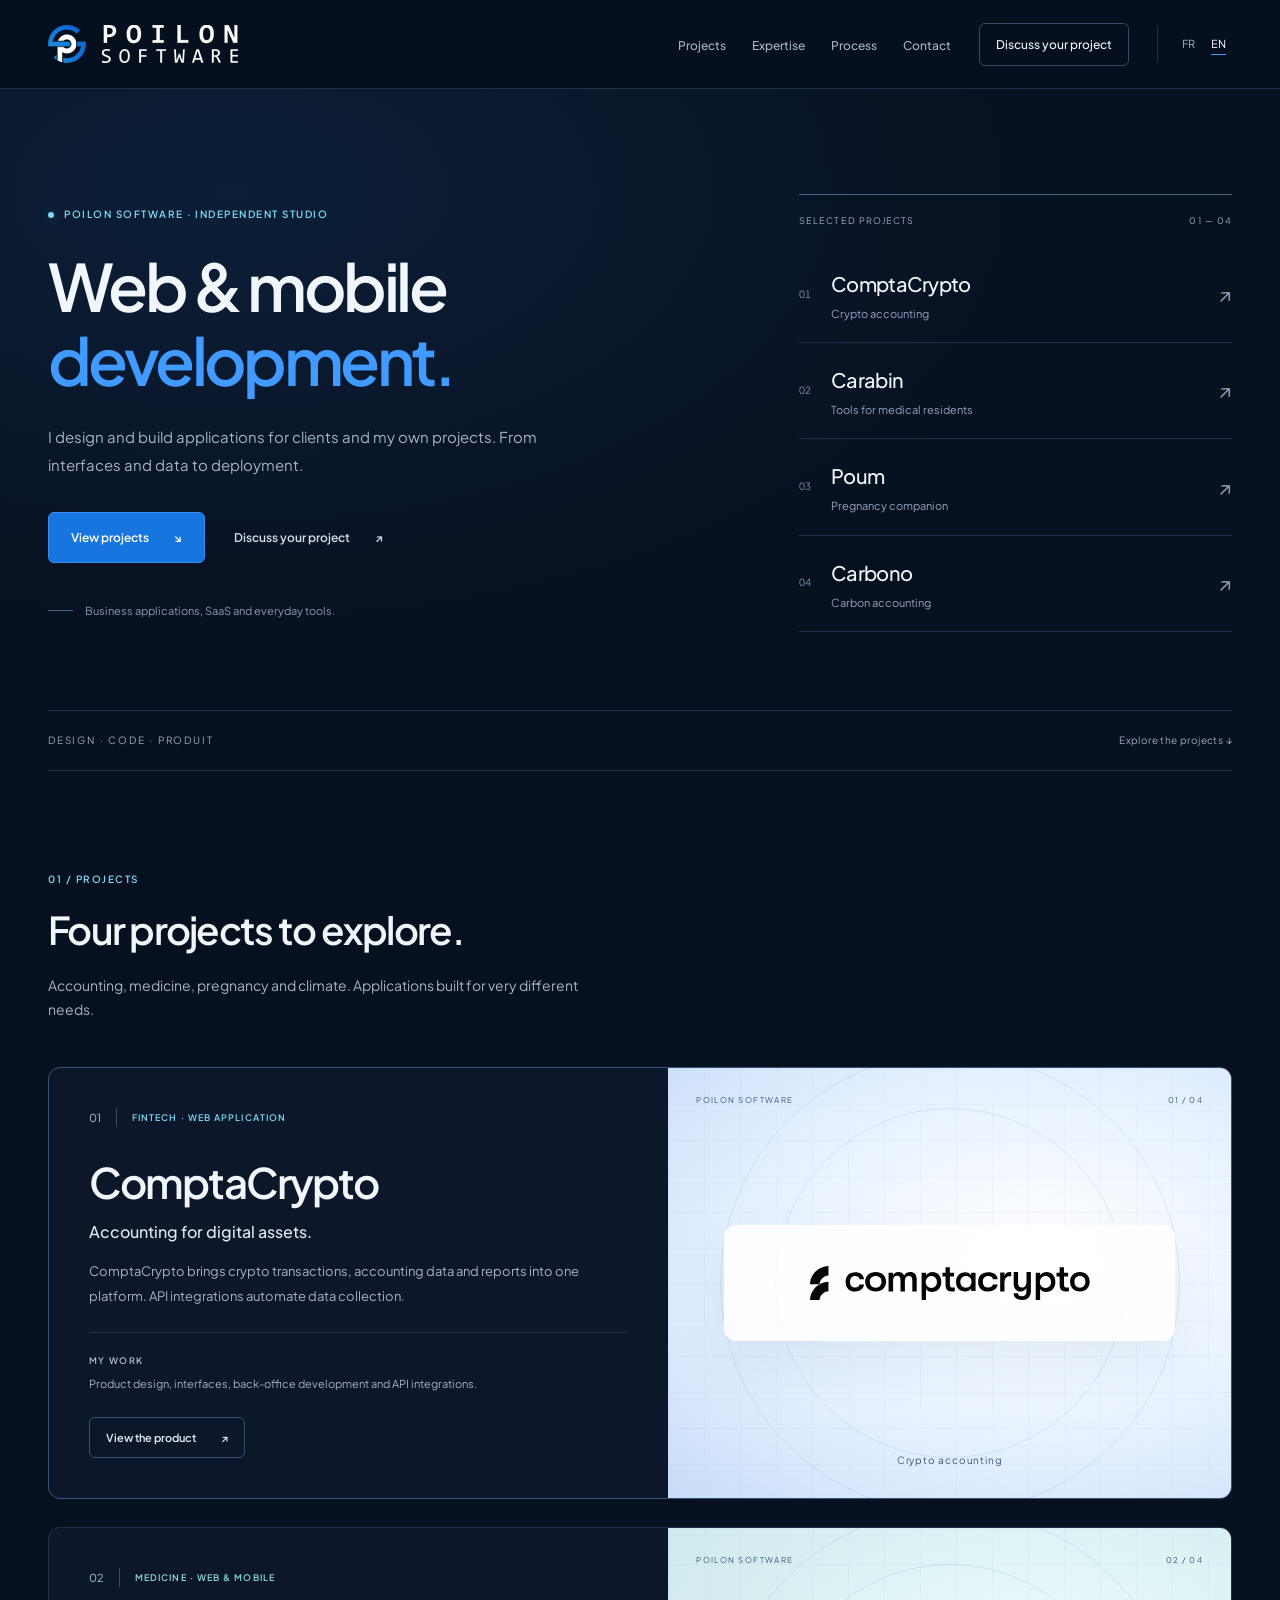
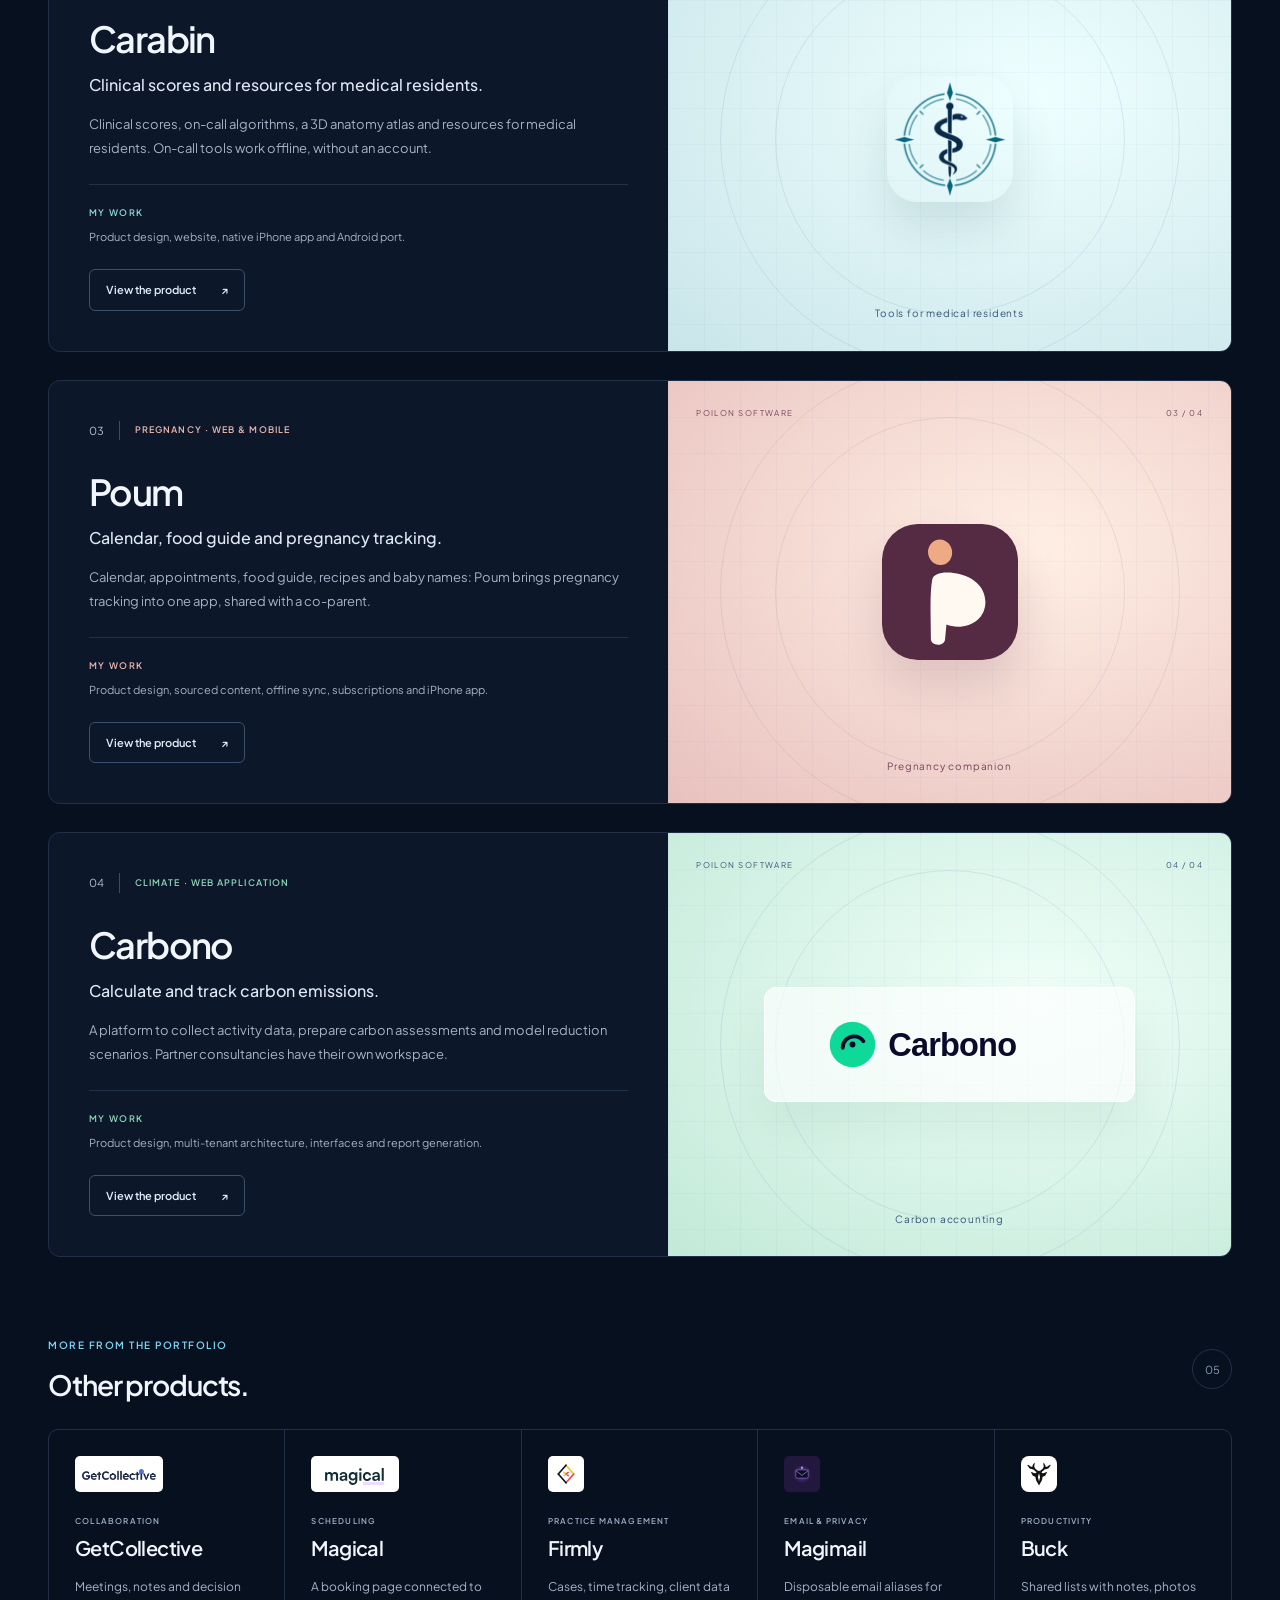
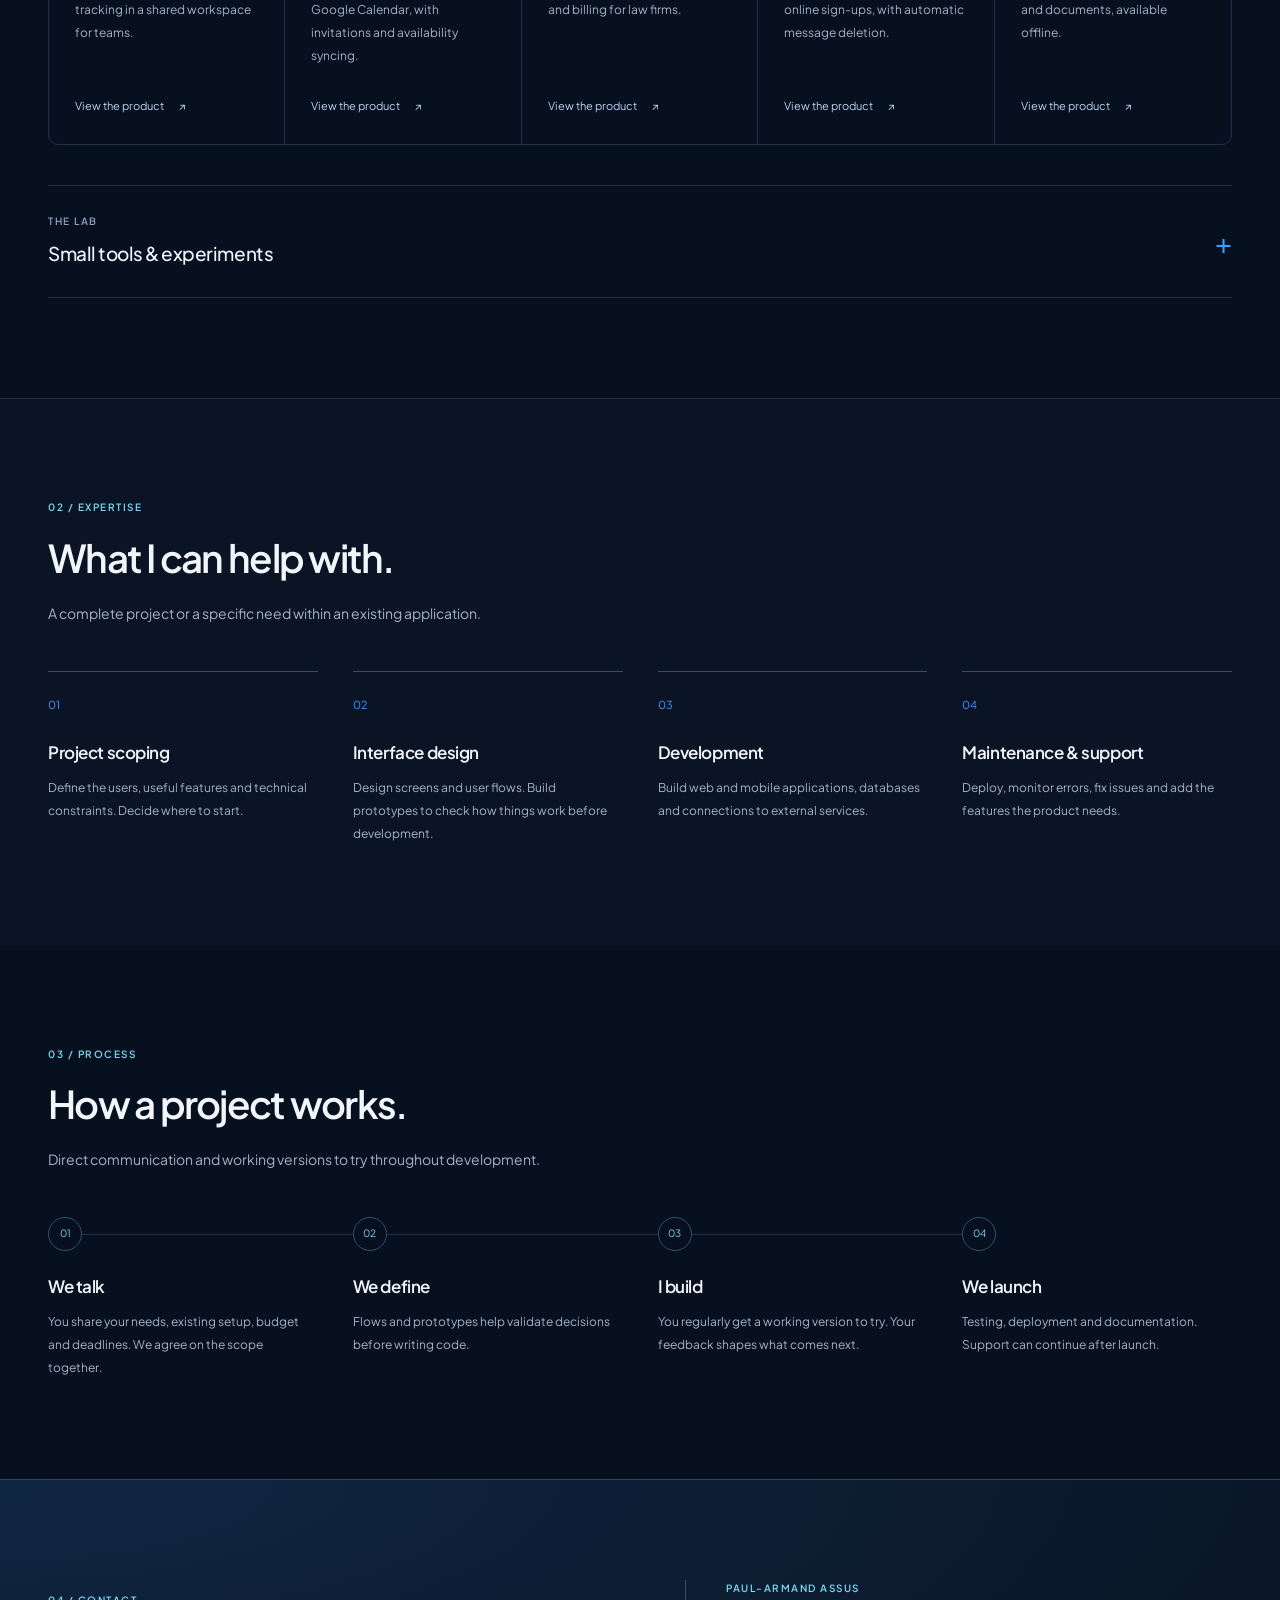
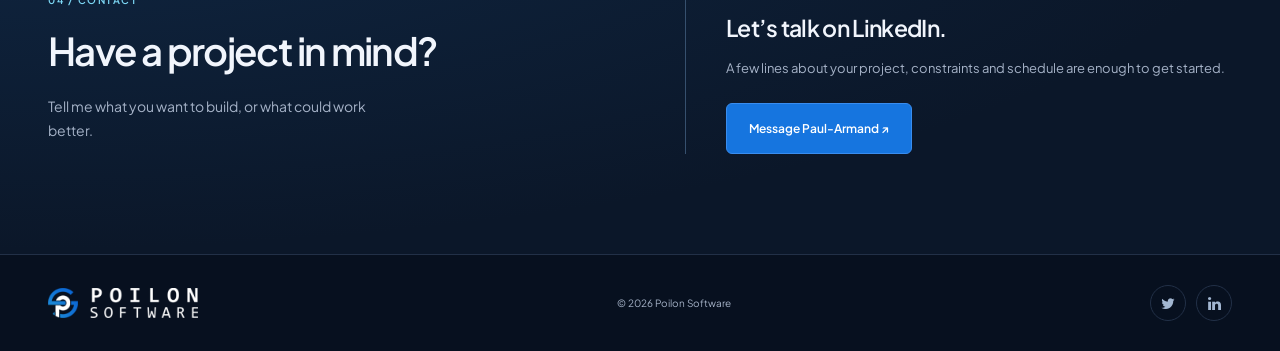
<file: index.html>
<!doctype html>

<html lang="fr">
  <head>
    <meta charset="utf-8" />
    <meta content="ie=edge" http-equiv="x-ua-compatible" />
    <title>Poilon Software · Développement web &amp; mobile</title>
    <meta content="width=device-width, initial-scale=1" name="viewport" />
    <meta
      content="Applications web et mobiles, du développement à la mise en ligne. Découvrez ComptaCrypto, Carabin, Poum et Carbono."
      name="description"
    />
    <link
      href="assets/images/favicon.ico"
      rel="shortcut icon"
      type="image/x-icon"
    />
    <link href="https://fonts.googleapis.com" rel="preconnect" />
    <link crossorigin="" href="https://fonts.gstatic.com" rel="preconnect" />
    <link href="assets/css/font-awesome.min.css" rel="stylesheet" />
    <link href="assets/css/site.css?v=5" rel="stylesheet" />
    <meta content="#07101f" name="theme-color" />
    <meta
      content="Poilon Software · Développement web &amp; mobile"
      property="og:title"
    />
    <meta
      content="Applications web et mobiles, du développement à la mise en ligne. Découvrez ComptaCrypto, Carabin, Poum et Carbono."
      property="og:description"
    />
    <meta content="website" property="og:type" />
    <meta content="fr_FR" property="og:locale" />
  </head>
  <body>
    <a class="skip-link" data-i18n="skip" href="#main">Aller au contenu</a>
    <header class="site-header">
      <div class="container header-inner">
        <a class="brand" href="#home">
          <img
            alt="Poilon Software"
            height="38"
            src="assets/images/logo.png"
            width="190"
          />
        </a>
        <button
          aria-controls="siteNav"
          aria-expanded="false"
          class="nav-toggle"
          data-nav-toggle=""
          type="button"
        >
          <span class="sr-only" data-i18n="nav.toggleOpenLabel"
            >Ouvrir le menu</span
          >
          <span></span>
          <span></span>
          <span></span>
        </button>
        <nav aria-label="Navigation principale" class="site-nav" id="siteNav">
          <ul>
            <li><a data-i18n="nav.work" href="#realisations">Projets</a></li>
            <li>
              <a data-i18n="nav.expertises" href="#expertises">Savoir-faire</a>
            </li>
            <li><a data-i18n="nav.approach" href="#approche">Méthode</a></li>
            <li><a data-i18n="nav.contact" href="#contact">Contact</a></li>
          </ul>
          <a class="btn btn-pill" data-i18n="nav.cta" href="#contact"
            >Parlons de votre projet</a
          >
          <div class="lang-switch" data-lang-switch="">
            <button
              aria-label="Français"
              class="lang-btn"
              data-lang="fr"
              data-lang-btn=""
              type="button"
            >
              <span>FR</span>
            </button>
            <button
              aria-label="English"
              class="lang-btn"
              data-lang="en"
              data-lang-btn=""
              type="button"
            >
              <span>EN</span>
            </button>
          </div>
        </nav>
      </div>
    </header>
    <main id="main">
      <section class="hero" id="home">
        <div class="container hero-grid">
          <div class="hero-content">
            <p class="eyebrow hero-eyebrow">
              <span aria-hidden="true" class="status-dot"></span
              ><span data-i18n="hero.eyebrow"
                >Poilon Software · Studio indépendant</span
              >
            </p>
            <h1>
              <span data-i18n="hero.heading">Développement</span><br /><span
                class="text-blue"
                data-i18n="hero.heading2"
                >web &amp; mobile.</span
              >
            </h1>
            <p class="lead" data-i18n="hero.lead">
              Je conçois et développe des applications pour mes clients et mes
              propres projets. De l’interface aux données, jusqu’à la mise en
              ligne.
            </p>
            <div class="hero-cta">
              <a class="btn btn-primary" href="#realisations"
                ><span data-i18n="hero.ctaSecondary">Voir les projets</span
                ><span aria-hidden="true">↘</span></a
              ><a class="btn btn-link" href="#contact"
                ><span data-i18n="nav.cta">Parlons de votre projet</span
                ><span aria-hidden="true">↗</span></a
              >
            </div>
            <div class="hero-note">
              <span aria-hidden="true" class="small-rule"></span
              ><span data-i18n="hero.note"
                >Applications métier, SaaS et outils du quotidien.</span
              >
            </div>
          </div>
          <div class="hero-index">
            <div class="index-heading">
              <span data-i18n="selected">Sélection de projets</span
              ><span>01 — 04</span>
            </div>
            <a class="index-item" href="#comptacrypto"
              ><span class="index-number">01</span
              ><span class="index-title"
                >ComptaCrypto<small data-i18n="index.comptacrypto"
                  >Comptabilité crypto</small
                ></span
              ><span aria-hidden="true" class="index-arrow">↗</span></a
            ><a class="index-item" href="#carabin"
              ><span class="index-number">02</span
              ><span class="index-title"
                >Carabin<small data-i18n="index.carabin"
                  >Outils pour les internes</small
                ></span
              ><span aria-hidden="true" class="index-arrow">↗</span></a
            ><a class="index-item" href="#poum"
              ><span class="index-number">03</span
              ><span class="index-title"
                >Poum<small data-i18n="index.poum"
                  >Suivi de grossesse</small
                ></span
              ><span aria-hidden="true" class="index-arrow">↗</span></a
            ><a class="index-item" href="#carbono"
              ><span class="index-number">04</span
              ><span class="index-title"
                >Carbono<small data-i18n="index.carbono"
                  >Bilan carbone</small
                ></span
              ><span aria-hidden="true" class="index-arrow">↗</span></a
            >
          </div>
        </div>
        <div class="container hero-bottom">
          <span>Design · Code · Produit</span
          ><a data-i18n="hero.explore" href="#realisations"
            >Les projets, en détail ↓</a
          >
        </div>
      </section>
      <section class="section" id="realisations">
        <div class="container">
          <div class="section-header">
            <p class="eyebrow" data-i18n="work.eyebrow">01 / Projets</p>
            <h2 data-i18n="work.heading">Quatre projets à découvrir.</h2>
            <p data-i18n="work.copy">
              Comptabilité, médecine, grossesse et climat. Des applications
              conçues pour des usages bien différents.
            </p>
          </div>
          <div class="featured-projects">
            <article
              class="featured-project project-comptacrypto"
              id="comptacrypto"
            >
              <div class="project-content">
                <div class="project-kicker">
                  <span class="project-number">01</span>
                  <p class="eyebrow" data-i18n="case.eyebrow">
                    Fintech · Application web
                  </p>
                </div>
                <h3>ComptaCrypto</h3>
                <p class="project-headline">
                  <span data-i18n="project.comptacrypto.heading"
                    >La comptabilité des actifs numériques.</span
                  >
                </p>
                <p data-i18n="case.body">
                  ComptaCrypto rassemble les transactions crypto, les données
                  comptables et les rapports dans une même plateforme. Les
                  intégrations API automatisent la collecte des données.
                </p>
                <div class="project-scope">
                  <span class="eyebrow" data-i18n="scope">Mon travail</span>
                  <p data-i18n="case.mission.copy">
                    Conception produit, interfaces, développement du back-office
                    et intégrations API.
                  </p>
                </div>
                <div class="case-actions">
                  <a
                    class="btn btn-project"
                    href="https://www.comptacrypto.com"
                    rel="noopener noreferrer"
                    target="_blank"
                    ><span data-i18n="case.cta">Voir le produit</span
                    ><span aria-hidden="true">↗</span></a
                  >
                </div>
              </div>
              <div aria-hidden="true" class="project-art art-comptacrypto">
                <div class="art-grid"></div>
                <span class="art-top"
                  >POILON SOFTWARE <span>01 / 04</span></span
                >
                <div class="art-orbit orbit-one"></div>
                <div class="art-orbit orbit-two"></div>
                <div class="art-logo">
                  <img
                    alt=""
                    loading="lazy"
                    src="assets/images/logo_comptacrypto.svg"
                  />
                </div>
                <span class="art-caption" data-i18n="index.comptacrypto"
                  >Comptabilité crypto</span
                >
              </div>
            </article>
            <article class="featured-project project-carabin" id="carabin">
              <div class="project-content">
                <div class="project-kicker">
                  <span class="project-number">02</span>
                  <p class="eyebrow" data-i18n="case.carabin.eyebrow">
                    Médecine · Web &amp; mobile
                  </p>
                </div>
                <h3>Carabin</h3>
                <p class="project-headline">
                  <span data-i18n="project.carabin.heading"
                    >Scores et ressources pour les internes.</span
                  >
                </p>
                <p data-i18n="case.carabin.body">
                  Scores cliniques, algorithmes de garde, atlas anatomique 3D et
                  ressources pour les internes en médecine. Les outils de garde
                  restent accessibles hors ligne, sans compte.
                </p>
                <div class="project-scope">
                  <span class="eyebrow" data-i18n="scope">Mon travail</span>
                  <p data-i18n="case.carabin.mission.copy">
                    Conception du produit, site web, application iPhone native
                    et portage Android.
                  </p>
                </div>
                <div class="case-actions">
                  <a
                    class="btn btn-project"
                    href="https://www.carabinapp.com"
                    rel="noopener noreferrer"
                    target="_blank"
                    ><span data-i18n="case.cta">Voir le produit</span
                    ><span aria-hidden="true">↗</span></a
                  >
                </div>
              </div>
              <div aria-hidden="true" class="project-art art-carabin">
                <div class="art-grid"></div>
                <span class="art-top"
                  >POILON SOFTWARE <span>02 / 04</span></span
                >
                <div class="art-orbit orbit-one"></div>
                <div class="art-orbit orbit-two"></div>
                <div class="art-logo">
                  <img
                    alt=""
                    loading="lazy"
                    src="assets/images/cases/carabin-logo.png"
                  />
                </div>
                <span class="art-caption" data-i18n="index.carabin"
                  >Outils pour les internes</span
                >
              </div>
            </article>
            <article class="featured-project project-poum" id="poum">
              <div class="project-content">
                <div class="project-kicker">
                  <span class="project-number">03</span>
                  <p class="eyebrow" data-i18n="case.poum.eyebrow">
                    Grossesse · Web &amp; mobile
                  </p>
                </div>
                <h3>Poum</h3>
                <p class="project-headline">
                  <span data-i18n="project.poum.heading"
                    >Calendrier, alimentation et suivi de grossesse.</span
                  >
                </p>
                <p data-i18n="case.poum.body">
                  Calendrier, rendez-vous, guide alimentaire, recettes et
                  recherche de prénoms : Poum réunit le suivi de grossesse dans
                  une application, à partager avec le co-parent.
                </p>
                <div class="project-scope">
                  <span class="eyebrow" data-i18n="scope">Mon travail</span>
                  <p data-i18n="case.poum.mission.copy">
                    Conception du produit, contenus sourcés, synchronisation
                    hors ligne, abonnement et application iPhone.
                  </p>
                </div>
                <div class="case-actions">
                  <a
                    class="btn btn-project"
                    href="https://poum.app/"
                    rel="noopener noreferrer"
                    target="_blank"
                    ><span data-i18n="case.cta">Voir le produit</span
                    ><span aria-hidden="true">↗</span></a
                  >
                </div>
              </div>
              <div aria-hidden="true" class="project-art art-poum">
                <div class="art-grid"></div>
                <span class="art-top"
                  >POILON SOFTWARE <span>03 / 04</span></span
                >
                <div class="art-orbit orbit-one"></div>
                <div class="art-orbit orbit-two"></div>
                <div class="art-logo">
                  <img
                    alt=""
                    loading="lazy"
                    src="assets/images/cases/poum-logo.svg?v=2"
                  />
                </div>
                <span class="art-caption" data-i18n="index.poum"
                  >Suivi de grossesse</span
                >
              </div>
            </article>
            <article class="featured-project project-carbono" id="carbono">
              <div class="project-content">
                <div class="project-kicker">
                  <span class="project-number">04</span>
                  <p class="eyebrow" data-i18n="case.carbono.eyebrow">
                    Climat · Application web
                  </p>
                </div>
                <h3>Carbono</h3>
                <p class="project-headline">
                  <span data-i18n="project.carbono.heading"
                    >Calculer et suivre son empreinte carbone.</span
                  >
                </p>
                <p data-i18n="case.carbono.body">
                  Une plateforme pour collecter les données d’activité, établir
                  un bilan carbone et préparer des scénarios de réduction. Les
                  cabinets partenaires disposent de leur propre espace.
                </p>
                <div class="project-scope">
                  <span class="eyebrow" data-i18n="scope">Mon travail</span>
                  <p data-i18n="case.carbono.mission.copy">
                    Conception produit, architecture multi-tenant, interfaces et
                    génération des rapports.
                  </p>
                </div>
                <div class="case-actions">
                  <a
                    class="btn btn-project"
                    href="https://carbono.eco"
                    rel="noopener noreferrer"
                    target="_blank"
                    ><span data-i18n="case.cta">Voir le produit</span
                    ><span aria-hidden="true">↗</span></a
                  >
                </div>
              </div>
              <div aria-hidden="true" class="project-art art-carbono">
                <div class="art-grid"></div>
                <span class="art-top"
                  >POILON SOFTWARE <span>04 / 04</span></span
                >
                <div class="art-orbit orbit-one"></div>
                <div class="art-orbit orbit-two"></div>
                <div class="art-logo">
                  <img
                    alt=""
                    loading="lazy"
                    src="assets/images/cases/carbono-logo.svg"
                  />
                </div>
                <span class="art-caption" data-i18n="index.carbono"
                  >Bilan carbone</span
                >
              </div>
            </article>
          </div>
          <div class="other-work">
            <div class="subsection-heading">
              <div>
                <p class="eyebrow" data-i18n="other.eyebrow">
                  La suite du portfolio
                </p>
                <h3 data-i18n="other.heading">Autres produits.</h3>
              </div>
              <span class="section-count">05</span>
            </div>
            <div class="other-grid">
              <article class="other-card">
                <div class="case-brand">
                  <div>
                    <p class="eyebrow" data-i18n="case.collective.eyebrow">
                      Collaboration
                    </p>
                    <h3>GetCollective</h3>
                  </div>
                  <div class="case-logo case-logo--collective">
                    <img
                      alt="GetCollective"
                      loading="lazy"
                      src="assets/images/logo_getcollective.png"
                    />
                  </div>
                </div>
                <p data-i18n="case.collective.body">
                  Réunions, notes et suivi des décisions dans un espace partagé
                  pour les équipes.
                </p>
                <div class="case-actions">
                  <a
                    class="text-link"
                    href="https://www.getcollective.com/fr/"
                    rel="noopener noreferrer"
                    target="_blank"
                    ><span data-i18n="case.cta">Voir le produit</span
                    ><span aria-hidden="true">↗</span></a
                  >
                </div>
              </article>
              <article class="other-card">
                <div class="case-brand">
                  <div>
                    <p class="eyebrow" data-i18n="case.magical.eyebrow">
                      Prise de rendez-vous
                    </p>
                    <h3>Magical</h3>
                  </div>
                  <div class="case-logo case-logo--magical">
                    <img
                      alt="Magical"
                      loading="lazy"
                      src="assets/images/cases/magical-logo.svg"
                    />
                  </div>
                </div>
                <p data-i18n="case.magical.body">
                  Une page de réservation reliée à Google Agenda, avec
                  invitations et synchronisation des créneaux.
                </p>
                <div class="case-actions">
                  <a
                    class="text-link"
                    href="https://getmagical.app"
                    rel="noopener noreferrer"
                    target="_blank"
                    ><span data-i18n="case.cta">Voir le produit</span
                    ><span aria-hidden="true">↗</span></a
                  >
                </div>
              </article>
              <article class="other-card">
                <div class="case-brand">
                  <div>
                    <p class="eyebrow" data-i18n="case.firmly.eyebrow">
                      Gestion de cabinet
                    </p>
                    <h3>Firmly</h3>
                  </div>
                  <div class="case-logo case-logo--firmly">
                    <img
                      alt="Firmly"
                      loading="lazy"
                      src="assets/images/cases/firmly-logo.svg"
                    />
                  </div>
                </div>
                <p data-i18n="case.firmly.body">
                  Dossiers, temps passé, données clients et facturation pour les
                  cabinets d’avocats.
                </p>
                <div class="case-actions">
                  <a
                    class="text-link"
                    href="https://getfirmly.app"
                    rel="noopener noreferrer"
                    target="_blank"
                    ><span data-i18n="case.cta">Voir le produit</span
                    ><span aria-hidden="true">↗</span></a
                  >
                </div>
              </article>
              <article class="other-card">
                <div class="case-brand">
                  <div>
                    <p class="eyebrow" data-i18n="case.magimail.eyebrow">
                      Email &amp; vie privée
                    </p>
                    <h3>Magimail</h3>
                  </div>
                  <div class="case-logo case-logo--magimail">
                    <img
                      alt="Magimail"
                      loading="lazy"
                      src="assets/images/cases/magimail-logo.svg"
                    />
                  </div>
                </div>
                <p data-i18n="case.magimail.body">
                  Des alias email jetables pour les inscriptions en ligne, avec
                  suppression automatique des messages.
                </p>
                <div class="case-actions">
                  <a
                    class="text-link"
                    href="https://getmagimail.app"
                    rel="noopener noreferrer"
                    target="_blank"
                    ><span data-i18n="case.cta">Voir le produit</span
                    ><span aria-hidden="true">↗</span></a
                  >
                </div>
              </article>
              <article class="other-card">
                <div class="case-brand">
                  <div>
                    <span class="eyebrow" data-i18n="work.buck.tag"
                      >Productivité</span
                    >
                    <h3>Buck</h3>
                  </div>
                  <div class="case-logo case-logo--buck">
                    <img
                      alt="Buck"
                      height="36"
                      loading="lazy"
                      src="assets/images/cases/buck-logo.svg"
                      width="36"
                    />
                  </div>
                </div>
                <p data-i18n="work.buck.copy">
                  Des listes partagées avec notes, photos et documents,
                  utilisables hors ligne.
                </p>
                <div class="case-actions">
                  <a
                    class="text-link"
                    href="https://bucketlist-poilon.vercel.app"
                    rel="noopener noreferrer"
                    target="_blank"
                    ><span data-i18n="case.cta">Voir le produit</span
                    ><span aria-hidden="true">↗</span></a
                  >
                </div>
              </article>
            </div>
          </div>
          <details class="lab">
            <summary>
              <span
                ><span class="eyebrow" data-i18n="lab.eyebrow">Le labo</span
                ><span class="lab-title" data-i18n="lab.heading"
                  >Petits outils &amp; expérimentations</span
                ></span
              ><span aria-hidden="true" class="lab-toggle">+</span>
            </summary>
            <div class="lab-content">
              <p data-i18n="lab.copy">
                Des projets plus courts, pour explorer une idée ou répondre à un
                besoin précis.
              </p>
              <div class="lab-group">
                <h4 data-i18n="lab.tools">Outils du quotidien</h4>
                <div class="project-grid">
                  <a
                    class="project-card"
                    href="https://poilon.com/timezone-calculator/"
                    rel="noopener noreferrer"
                    target="_blank"
                  >
                    <span class="project-tag" data-i18n="work.timezone.tag"
                      >Outils</span
                    >
                    <h3 data-i18n="work.timezone.title">Timezone Calculator</h3>
                    <p data-i18n="work.timezone.copy">
                      Comparer les horaires de plusieurs fuseaux pour organiser
                      une réunion.
                    </p> </a
                  ><a
                    class="project-card"
                    href="https://poilon.com/typing-speed-test/"
                    rel="noopener noreferrer"
                    target="_blank"
                  >
                    <span class="project-tag" data-i18n="work.typing.tag"
                      >Performance</span
                    >
                    <h3>Typing Speed Test</h3>
                    <p data-i18n="work.typing.copy">
                      Mesurer sa vitesse de frappe et sa précision au clavier.
                    </p> </a
                  ><a
                    class="project-card"
                    href="https://poilon.com/fastreader/"
                    rel="noopener noreferrer"
                    target="_blank"
                  >
                    <span class="project-tag" data-i18n="work.fastreader.tag"
                      >Lecture</span
                    >
                    <h3>FastReader</h3>
                    <p data-i18n="work.fastreader.copy">
                      Un lecteur qui affiche les mots un à un, à une vitesse
                      réglable.
                    </p>
                  </a>
                </div>
              </div>
              <div class="lab-group">
                <h4 data-i18n="lab.play">Quiz &amp; contenus interactifs</h4>
                <div class="project-grid">
                  <a
                    class="project-card"
                    href="https://poilon.com/quiz/"
                    rel="noopener noreferrer"
                    target="_blank"
                  >
                    <span class="project-tag" data-i18n="work.quiz.tag"
                      >Quiz</span
                    >
                    <h3 data-i18n="work.quiz.title">Tous les quiz</h3>
                    <p data-i18n="work.quiz.copy">
                      Des questionnaires d’auto-évaluation et des quiz de
                      culture générale, réunis au même endroit.
                    </p> </a
                  ><a
                    class="project-card"
                    href="https://poilon.com/quiz/drapeaux/"
                    rel="noopener noreferrer"
                    target="_blank"
                  >
                    <span class="project-tag" data-i18n="work.flags.tag"
                      >Learning</span
                    >
                    <h3 data-i18n="work.flags.title">Quiz des drapeaux</h3>
                    <p data-i18n="work.flags.copy">
                      Un quiz pour apprendre à reconnaître les drapeaux du
                      monde.
                    </p> </a
                  ><a
                    class="project-card"
                    href="https://poilon.com/bible-minecraft"
                    rel="noopener noreferrer"
                    target="_blank"
                  >
                    <span class="project-tag" data-i18n="work.minecraft.tag"
                      >Community</span
                    >
                    <h3>Minecraft Bible</h3>
                    <p data-i18n="work.minecraft.copy">
                      Une base de connaissances Minecraft avec recherche
                      intégrée.
                    </p> </a
                  ><a
                    class="project-card"
                    href="https://poilon.com/quiz/orientation/"
                    rel="noopener noreferrer"
                    target="_blank"
                  >
                    <span class="project-tag" data-i18n="work.orientation.tag"
                      >Orientation</span
                    >
                    <h3 data-i18n="work.orientation.title">
                      Quiz d'orientation
                    </h3>
                    <p data-i18n="work.orientation.copy">
                      Un questionnaire pour explorer les possibilités
                      d’orientation.
                    </p> </a
                  ><a
                    class="project-card"
                    href="https://poilon.com/quiz/dependance-affective/"
                    rel="noopener noreferrer"
                    target="_blank"
                  >
                    <span class="project-tag" data-i18n="work.ecr.tag"
                      >Bien-être</span
                    >
                    <h3>Quiz ECR</h3>
                    <p data-i18n="work.ecr.copy">
                      Un questionnaire d’auto-évaluation sur l’attachement et la
                      dépendance affective.
                    </p> </a
                  ><a
                    class="project-card"
                    href="https://poilon.com/quiz/pokemon/"
                    rel="noopener noreferrer"
                    target="_blank"
                  >
                    <span class="project-tag" data-i18n="work.pokemon.tag"
                      >Entertainment</span
                    >
                    <h3>Quiz Pokémon</h3>
                    <p data-i18n="work.pokemon.copy">
                      Un quiz pour tester ses connaissances sur les Pokémon.
                    </p>
                  </a>
                </div>
              </div>
            </div>
          </details>
        </div>
      </section>
      <section class="section" id="expertises">
        <div class="container">
          <div class="section-header">
            <p class="eyebrow" data-i18n="expertises.eyebrow">
              02 / Savoir-faire
            </p>
            <h2 data-i18n="expertises.heading">
              Ce que je peux prendre en charge.
            </h2>
            <p data-i18n="expertises.copy">
              Un projet complet ou un besoin précis sur une application
              existante.
            </p>
          </div>
          <div class="card-grid">
            <article class="service-card">
              <span aria-hidden="true" class="service-number">01</span>
              <h3 data-i18n="services.discovery.title">Cadrage du projet</h3>
              <p data-i18n="services.discovery.body">
                Définir les utilisateurs, les fonctionnalités utiles et les
                contraintes techniques. Décider par quoi commencer.
              </p>
            </article>
            <article class="service-card">
              <span aria-hidden="true" class="service-number">02</span>
              <h3 data-i18n="services.design.title">Design d’interface</h3>
              <p data-i18n="services.design.body">
                Dessiner les écrans et les parcours. Préparer des maquettes pour
                vérifier le fonctionnement avant de développer.
              </p>
            </article>
            <article class="service-card">
              <span aria-hidden="true" class="service-number">03</span>
              <h3 data-i18n="services.engineering.title">Développement</h3>
              <p data-i18n="services.engineering.body">
                Développer les applications web et mobiles, les bases de données
                et les connexions aux services externes.
              </p>
            </article>
            <article class="service-card">
              <span aria-hidden="true" class="service-number">04</span>
              <h3 data-i18n="services.run.title">Suivi &amp; maintenance</h3>
              <p data-i18n="services.run.body">
                Mettre en ligne, surveiller les erreurs, corriger les problèmes
                et ajouter les fonctionnalités nécessaires.
              </p>
            </article>
          </div>
        </div>
      </section>
      <section class="section section-dark" id="approche">
        <div class="container">
          <div class="section-header">
            <p class="eyebrow" data-i18n="approach.eyebrow">03 / Méthode</p>
            <h2 data-i18n="approach.heading">Comment se passe un projet.</h2>
            <p data-i18n="approach.copy">
              Des échanges directs et des versions à essayer tout au long du
              développement.
            </p>
          </div>
          <ol class="steps">
            <li>
              <span class="step-index">01</span>
              <h3 data-i18n="approach.step1.title">On en parle</h3>
              <p data-i18n="approach.step1.body">
                Vous présentez votre besoin, l’existant, votre budget et vos
                délais. Nous définissons le périmètre ensemble.
              </p>
            </li>
            <li>
              <span class="step-index">02</span>
              <h3 data-i18n="approach.step2.title">On précise</h3>
              <p data-i18n="approach.step2.body">
                Les parcours et les maquettes permettent de valider les choix
                avant d’écrire le code.
              </p>
            </li>
            <li>
              <span class="step-index">03</span>
              <h3 data-i18n="approach.step3.title">Je développe</h3>
              <p data-i18n="approach.step3.body">
                Vous accédez régulièrement à une version testable. Vos retours
                servent à ajuster la suite.
              </p>
            </li>
            <li>
              <span class="step-index">04</span>
              <h3 data-i18n="approach.step4.title">On met en ligne</h3>
              <p data-i18n="approach.step4.body">
                Tests, déploiement et documentation. Le suivi peut continuer
                après la mise en ligne.
              </p>
            </li>
          </ol>
        </div>
      </section>
      <section class="section contact-section" id="contact">
        <div class="container contact-layout">
          <div class="section-header">
            <p class="eyebrow" data-i18n="contact.eyebrow">04 / Contact</p>
            <h2 data-i18n="contact.heading">Un projet en tête ?</h2>
            <p data-i18n="contact.copy">
              Décrivez-moi ce que vous souhaitez construire, ou ce qui mérite
              d’être amélioré.
            </p>
          </div>
          <div class="contact-cta">
            <div class="cta-card">
              <p class="eyebrow">Paul-Armand Assus</p>
              <h3 data-i18n="contact.cta.heading">Échangeons sur LinkedIn.</h3>
              <p data-i18n="contact.cta.copy">
                Quelques lignes sur votre projet, vos contraintes et votre
                calendrier suffisent pour commencer.
              </p>
              <div class="cta-actions">
                <a
                  class="btn btn-primary"
                  data-i18n="contact.cta.button"
                  href="https://www.linkedin.com/in/paul-armand-assus-95719052"
                  rel="noopener noreferrer"
                  target="_blank"
                  >Écrire à Paul-Armand ↗</a
                >
              </div>
            </div>
          </div>
        </div>
      </section>
    </main>
    <footer class="site-footer">
      <div class="container footer-inner">
        <a class="brand footer-brand" href="#home"
          ><img
            alt="Poilon Software"
            height="38"
            loading="lazy"
            src="assets/images/logo.png"
            width="190"
        /></a>
        <p data-i18n="footer.copy" data-i18n-html="true">
          © <span id="year">2026</span> Poilon Software
        </p>
        <div class="footer-links">
          <a
            aria-label="Twitter / X"
            href="https://twitter.com/poilon"
            rel="noopener noreferrer"
            target="_blank"
            ><i class="fa fa-twitter"></i
          ></a>
          <a
            aria-label="LinkedIn"
            href="https://www.linkedin.com/in/paul-armand-assus-95719052"
            rel="noopener noreferrer"
            target="_blank"
            ><i class="fa fa-linkedin"></i
          ></a>
        </div>
      </div>
    </footer>
    <script defer="" src="assets/js/translations.js?v=4"></script>
    <script defer="" src="assets/js/site.js?v=4"></script>
  </body>
</html>
</file>
<file: assets/css/site.css>
@import url("https://fonts.googleapis.com/css2?family=Plus+Jakarta+Sans:wght@400;500;600;700;800&display=swap");

:root {
  color-scheme: dark;
  --bg: #07101f;
  --surface: #0c1729;
  --text: #f1f5fc;
  --muted: #a5b2c7;
  --blue: #409aff;
  --cyan: #7dd8f5;
  --border: #223047;
  --font:
    "Plus Jakarta Sans", system-ui, -apple-system, BlinkMacSystemFont,
    "Segoe UI", sans-serif;
}
* {
  box-sizing: border-box;
}
html {
  scroll-behavior: smooth;
  scroll-padding-top: 110px;
}
body {
  margin: 0;
  background: var(--bg);
  color: var(--text);
  font: 400 15px/1.75 var(--font);
  -webkit-font-smoothing: antialiased;
}
::selection {
  background: #2164af;
  color: white;
}
a {
  color: inherit;
  text-decoration: none;
}
button {
  font: inherit;
}
img {
  max-width: 100%;
  height: auto;
  display: block;
}
h1,
h2,
h3,
h4,
p {
  margin: 0;
}
h1,
h2,
h3,
h4 {
  font-weight: 600;
  line-height: 1.2;
}
p {
  color: var(--muted);
}
a,
button,
summary {
  -webkit-tap-highlight-color: transparent;
}
a:focus-visible,
button:focus-visible,
summary:focus-visible {
  outline: 3px solid var(--cyan);
  outline-offset: 6px;
}
.container {
  width: min(1200px, calc(100% - 96px));
  margin-inline: auto;
}
.sr-only {
  position: absolute;
  width: 1px;
  height: 1px;
  margin: -1px;
  padding: 0;
  overflow: hidden;
  clip: rect(0, 0, 0, 0);
  white-space: nowrap;
  border: 0;
}
.skip-link {
  position: fixed;
  top: -100px;
  left: 20px;
  background: white;
  color: var(--bg);
  padding: 12px 20px;
  z-index: 200;
}
.skip-link:focus {
  top: 12px;
}
.eyebrow {
  display: block;
  color: var(--cyan);
  font-size: 10px;
  font-weight: 600;
  letter-spacing: 0.15em;
  text-transform: uppercase;
}
.site-header {
  position: sticky;
  top: 0;
  z-index: 100;
  background: #07101ff2;
  backdrop-filter: blur(18px);
  border-bottom: 1px solid var(--border);
}
.header-inner {
  min-height: 88px;
  display: flex;
  align-items: center;
  justify-content: space-between;
  gap: 32px;
  position: relative;
}
.brand {
  display: inline-flex;
  flex-shrink: 0;
}
.brand img {
  width: 190px;
  height: 38px;
  object-fit: contain;
}
.site-nav {
  display: flex;
  align-items: center;
  gap: 28px;
}
.site-nav ul {
  list-style: none;
  display: flex;
  gap: 26px;
  margin: 0;
  padding: 0;
}
.site-nav a {
  font-size: 12px;
  font-weight: 500;
  color: var(--muted);
  transition: color 0.2s;
}
.site-nav a:hover {
  color: white;
}
.site-nav .btn {
  color: var(--text);
  font-size: 12px;
  padding: 10px 16px;
}
.lang-switch {
  display: flex;
  gap: 4px;
  border-left: 1px solid var(--border);
  padding-left: 18px;
}
.lang-btn {
  min-height: 36px;
  padding: 6px;
  border: 0;
  background: transparent;
  color: var(--muted);
  cursor: pointer;
  font-size: 11px;
}
.lang-btn.is-active {
  color: white;
  text-decoration: underline;
  text-decoration-color: var(--blue);
  text-underline-offset: 6px;
}
.nav-toggle {
  display: none;
}
.btn {
  display: inline-flex;
  align-items: center;
  justify-content: center;
  gap: 25px;
  padding: 14px 22px;
  border-radius: 6px;
  border: 1px solid transparent;
  font-size: 12px;
  font-weight: 600;
  transition:
    background 0.2s,
    border-color 0.2s,
    transform 0.2s;
}
.btn:hover {
  transform: translateY(-2px);
}
.btn-primary {
  background: #1675df;
  color: white;
  border-color: #398def;
}
.btn-primary:hover {
  background: #0867cf;
}
.btn-pill {
  border-color: #3b4a62;
}
.btn-pill:hover {
  background: var(--surface);
}
.btn-link {
  padding-inline: 0;
  color: #d3deed;
}
.hero {
  padding-top: 105px;
  background: radial-gradient(ellipse at 18% 15%, #12355d66, transparent 58%);
}
.hero-grid {
  display: grid;
  grid-template-columns: 1.55fr 1fr;
  gap: 80px;
  align-items: center;
}
.hero-eyebrow {
  display: flex;
  align-items: center;
  gap: 10px;
  margin-bottom: 26px;
}
.status-dot {
  width: 6px;
  height: 6px;
  border-radius: 50%;
  background: var(--cyan);
  box-shadow: 0 0 12px #7dd8f555;
}
h1 {
  font-size: clamp(42px, 5.1vw, 72px);
  line-height: 1.12;
  letter-spacing: -0.055em;
  font-weight: 600;
}
.text-blue {
  color: var(--blue);
}
.lead {
  margin-top: 27px;
  max-width: 500px;
  font-size: 15px;
  line-height: 1.9;
}
.hero-cta {
  display: flex;
  flex-wrap: wrap;
  align-items: center;
  gap: 28px;
  margin-top: 32px;
}
.hero-note {
  display: flex;
  align-items: center;
  gap: 12px;
  margin-top: 38px;
  font-size: 11px;
  color: #8b9cb4;
}
.small-rule {
  width: 25px;
  height: 1px;
  background: #436080;
}
.hero-index {
  border-top: 1px solid #44617f;
}
.index-heading {
  display: flex;
  justify-content: space-between;
  padding: 18px 0;
  color: #9baec7;
  font-size: 9px;
  text-transform: uppercase;
  letter-spacing: 0.12em;
}
.index-item {
  display: flex;
  align-items: center;
  padding: 19px 0;
  border-bottom: 1px solid var(--border);
  gap: 20px;
  transition:
    padding 0.2s,
    background 0.2s;
}
.index-item:hover {
  padding-inline: 12px;
  background: #0e2035;
}
.index-number {
  color: #7c95b5;
  font-size: 10px;
  font-variant-numeric: tabular-nums;
}
.index-title {
  font-size: 20px;
  letter-spacing: -0.035em;
  font-weight: 500;
}
.index-title small {
  display: block;
  color: #94a7c0;
  font-size: 11px;
  letter-spacing: 0;
  margin-top: 3px;
  font-weight: 400;
}
.index-arrow {
  margin-left: auto;
  font-size: 21px;
  color: #8398b5;
}
.hero-bottom {
  margin-top: 78px;
  padding-block: 21px;
  border-block: 1px solid var(--border);
  display: flex;
  justify-content: space-between;
  gap: 20px;
  color: #97a9c1;
  font-size: 10px;
  letter-spacing: 0.04em;
}
.hero-bottom > span {
  text-transform: uppercase;
  letter-spacing: 0.18em;
}
.section {
  padding-block: 100px;
}
.section-header {
  margin-bottom: 45px;
  max-width: 700px;
}
.section-header .eyebrow {
  margin-bottom: 18px;
}
h2 {
  font-size: clamp(29px, 3vw, 42px);
  letter-spacing: -0.045em;
}
.section-header > p:last-child:not(.eyebrow) {
  margin-top: 20px;
  max-width: 560px;
  font-size: 14px;
}
.featured-projects {
  display: grid;
  gap: 28px;
}
.featured-project {
  display: grid;
  grid-template-columns: 1.1fr 1fr;
  border: 1px solid var(--border);
  border-radius: 12px;
  overflow: hidden;
  background: var(--surface);
  scroll-margin-top: 24px;
}
.project-content {
  padding: 40px;
}
.project-kicker {
  display: flex;
  align-items: center;
  gap: 15px;
  margin-bottom: 30px;
}
.project-number {
  font-size: 11px;
  color: #afc2db;
  padding-right: 15px;
  border-right: 1px solid #3d4c61;
}
.project-kicker .eyebrow {
  font-size: 9px;
  letter-spacing: 0.12em;
}
.featured-project h3 {
  font-size: 36px;
  letter-spacing: -0.045em;
  margin-bottom: 13px;
}
.project-headline {
  color: #e1e9f5;
  font-weight: 500;
  font-size: 16px;
  line-height: 1.5;
  margin-bottom: 15px;
}
.project-content > p:not(.project-headline) {
  font-size: 13px;
  line-height: 1.85;
}
.project-scope {
  border-top: 1px solid var(--border);
  padding-top: 20px;
  margin-top: 24px;
}
.project-scope .eyebrow {
  color: #aebed3;
  font-size: 9px;
  margin-bottom: 6px;
}
.project-scope p {
  font-size: 11px;
}
.case-actions {
  margin-top: 23px;
}
.btn-project {
  border-color: #3a506c;
  font-size: 11px;
  color: #e3edfa;
  padding: 10px 16px;
}
.btn-project:hover {
  background: #1b2f49;
  border-color: #7898c2;
}
.project-art {
  position: relative;
  overflow: hidden;
  min-height: 390px;
  isolation: isolate;
  display: grid;
  place-items: center;
}
.art-top {
  position: absolute;
  top: 25px;
  left: 28px;
  right: 28px;
  display: flex;
  justify-content: space-between;
  font-size: 8px;
  letter-spacing: 0.18em;
  color: #365678;
  z-index: 2;
}
.art-caption {
  position: absolute;
  bottom: 28px;
  color: #365678;
  font-size: 10px;
  letter-spacing: 0.08em;
}
.art-grid {
  position: absolute;
  inset: 0;
  background-image:
    linear-gradient(#4879a00b 1px, transparent 1px),
    linear-gradient(90deg, #4879a00b 1px, transparent 1px);
  background-size: 36px 36px;
}
.art-orbit {
  position: absolute;
  width: 350px;
  height: 350px;
  border: 1px solid #5688b529;
  border-radius: 50%;
}
.orbit-two {
  width: 460px;
  height: 460px;
}
.art-logo {
  position: relative;
  z-index: 1;
  display: grid;
  place-items: center;
  transition: transform 0.6s;
}
.featured-project:hover .art-logo {
  transform: translateY(-5px);
}
.art-comptacrypto {
  background: radial-gradient(
    ellipse at 65% 45%,
    #fff 5%,
    #e3efff 60%,
    #c7dcf7
  );
}
.art-comptacrypto .art-logo {
  width: 80%;
  padding: 40px 25px;
  border: 1px solid white;
  background: #ffffffdb;
  border-radius: 12px;
  box-shadow: 0 25px 50px #1d538f14;
}
.art-comptacrypto .art-logo img {
  width: 280px;
}
.project-comptacrypto {
  border-color: #37537a;
}
.project-comptacrypto h3 {
  font-size: 42px;
}
.art-carabin {
  background: radial-gradient(ellipse at 65% 40%, #efffff, #c9e5e9);
}
.art-carabin .art-logo img {
  width: 126px;
  border-radius: 30px;
  box-shadow: 0 25px 45px #1646521f;
}
.project-carabin .eyebrow {
  color: #8dd9df;
}
.art-poum {
  background: radial-gradient(ellipse at 65% 40%, #ffefe4, #e8c1bf);
}
.art-poum .art-logo img {
  width: 136px;
  border-radius: 36px;
  box-shadow: 0 25px 45px #542b4326;
}
.art-poum .art-orbit {
  border-color: #542b4317;
}
.art-poum .art-top,
.art-poum .art-caption {
  color: #75465c;
}
.project-poum .eyebrow {
  color: #edb8ad;
}
.art-carbono {
  background: radial-gradient(ellipse at 65% 40%, #f0fff9, #c2e9d8);
}
.art-carbono .art-logo {
  width: 66%;
  padding: 24px;
  background: #ffffffaa;
  border: 1px solid white;
  border-radius: 12px;
  box-shadow: 0 25px 45px #14563d12;
}
.art-carbono .art-logo img {
  width: 260px;
}
.project-carbono .eyebrow {
  color: #8cd7b9;
}
.other-work {
  margin-top: 80px;
}
.subsection-heading {
  display: flex;
  justify-content: space-between;
  align-items: center;
  gap: 20px;
  margin-bottom: 28px;
}
.subsection-heading .eyebrow {
  margin-bottom: 13px;
}
.subsection-heading h3 {
  font-size: 28px;
  letter-spacing: -0.04em;
}
.section-count {
  color: #859bb8;
  border: 1px solid var(--border);
  border-radius: 50%;
  width: 40px;
  height: 40px;
  display: grid;
  place-items: center;
  font-size: 11px;
}
.other-grid {
  display: grid;
  grid-template-columns: repeat(5, minmax(0, 1fr));
  border: 1px solid var(--border);
  border-radius: 10px;
  overflow: hidden;
}
.other-card {
  padding: 26px;
  border-right: 1px solid var(--border);
  display: flex;
  flex-direction: column;
}
.other-card:last-child {
  border-right: 0;
}
.case-brand {
  display: flex;
  flex-direction: column-reverse;
  align-items: start;
  gap: 22px;
  margin-bottom: 16px;
}
.case-brand .eyebrow {
  font-size: 8px;
  color: #9dafc8;
  margin-bottom: 8px;
}
.case-brand h3 {
  font-size: 20px;
  letter-spacing: -0.03em;
}
.case-logo {
  height: 36px;
  width: 88px;
  padding: 7px;
  border-radius: 5px;
  background: white;
  display: flex;
  align-items: center;
  justify-content: center;
}
.case-logo img {
  max-height: 100%;
}
.case-logo--firmly,
.case-logo--magimail {
  width: 36px;
}
.case-logo--buck {
  width: 36px;
  padding: 0;
  background: transparent;
}
.case-logo--magimail {
  background: #22173c;
}
.other-card > p {
  font-size: 12px;
  line-height: 1.9;
  margin-bottom: 24px;
}
.other-card .case-actions {
  margin-top: auto;
}
.text-link {
  display: inline-flex;
  gap: 15px;
  font-size: 11px;
  color: #bcd5f5;
}
.text-link:hover {
  color: white;
}
.lab {
  margin-top: 40px;
  border-block: 1px solid var(--border);
}
.lab summary {
  padding: 27px 0;
  display: flex;
  align-items: center;
  justify-content: space-between;
  gap: 20px;
  cursor: pointer;
  list-style: none;
}
.lab summary::-webkit-details-marker {
  display: none;
}
.lab summary .eyebrow {
  margin-bottom: 7px;
  color: #8ca2bf;
}
.lab-title {
  font-size: 19px;
  font-weight: 500;
  letter-spacing: -0.025em;
}
.lab-toggle {
  font-size: 28px;
  font-weight: 400;
  color: var(--blue);
  transition: transform 0.2s;
}
.lab[open] .lab-toggle {
  transform: rotate(45deg);
}
.lab-content {
  padding-bottom: 36px;
}
.lab-content > p {
  font-size: 13px;
  margin-bottom: 26px;
}
.lab-group + .lab-group {
  margin-top: 30px;
}
.lab-group h4 {
  color: #c2d2e7;
  font-size: 13px;
  margin-bottom: 16px;
}
.project-grid {
  display: grid;
  grid-template-columns: repeat(2, 1fr);
  gap: 12px;
}
.project-card {
  padding: 20px;
  border: 1px solid var(--border);
  border-radius: 6px;
  transition:
    background 0.2s,
    border-color 0.2s;
}
.project-card:hover {
  background: var(--surface);
  border-color: #506e95;
}
.project-tag {
  font-size: 9px;
  color: var(--cyan);
  text-transform: uppercase;
  letter-spacing: 0.1em;
}
.project-card h3 {
  font-size: 16px;
  margin-block: 8px;
}
.project-card h3::after {
  content: " ↗";
  color: var(--blue);
}
.project-card p {
  font-size: 12px;
}
#expertises {
  border-top: 1px solid var(--border);
  background: #0a1424;
}
.card-grid {
  display: grid;
  grid-template-columns: repeat(4, 1fr);
  gap: 35px;
}
.service-card {
  border-top: 1px solid #354d6d;
  padding-top: 23px;
}
.service-number {
  display: block;
  font-size: 11px;
  color: var(--blue);
  margin-bottom: 28px;
}
.service-card h3 {
  font-size: 17px;
  letter-spacing: -0.025em;
  margin-bottom: 15px;
}
.service-card p {
  font-size: 12px;
  line-height: 1.9;
}
.steps {
  list-style: none;
  display: grid;
  grid-template-columns: repeat(4, 1fr);
  gap: 35px;
  padding: 0;
  margin: 0;
}
.step-index {
  display: grid;
  place-items: center;
  width: 34px;
  height: 34px;
  border: 1px solid #34506f;
  border-radius: 50%;
  font-size: 10px;
  color: var(--cyan);
  background: var(--bg);
  margin-bottom: 25px;
  position: relative;
}
.steps li {
  position: relative;
}
.steps li:not(:last-child)::before {
  content: "";
  position: absolute;
  top: 17px;
  left: 34px;
  right: -35px;
  height: 1px;
  background: var(--border);
}
.steps h3 {
  font-size: 17px;
  margin-bottom: 15px;
  letter-spacing: -0.025em;
}
.steps p {
  font-size: 12px;
  line-height: 1.9;
}
.contact-section {
  background:
    radial-gradient(ellipse at 0% 0%, #14365c80, transparent 70%), #0b1729;
  border-top: 1px solid #294563;
}
.contact-layout {
  display: grid;
  grid-template-columns: 1fr 1fr;
  gap: 90px;
  align-items: center;
}
.contact-layout .section-header {
  margin: 0;
}
.contact-layout .section-header > p:last-child {
  max-width: 360px;
}
.cta-card {
  border-left: 1px solid #36506e;
  padding-left: 40px;
}
.cta-card .eyebrow {
  margin-bottom: 16px;
}
.cta-card h3 {
  font-size: 23px;
  letter-spacing: -0.03em;
  margin-bottom: 15px;
}
.cta-card > p:not(.eyebrow) {
  font-size: 13px;
}
.cta-actions {
  margin-top: 24px;
}
.site-footer {
  padding-block: 30px;
  border-top: 1px solid var(--border);
}
.footer-inner {
  display: flex;
  align-items: center;
  justify-content: space-between;
  gap: 25px;
}
.footer-brand img {
  width: 150px;
  height: 30px;
}
.footer-inner > p {
  font-size: 10px;
}
.footer-links {
  display: flex;
  gap: 10px;
}
.footer-links a {
  display: grid;
  place-items: center;
  width: 36px;
  height: 36px;
  border: 1px solid var(--border);
  border-radius: 50%;
  color: #a2b6d1;
}
.footer-links a:hover {
  background: var(--surface);
  color: white;
}
/* Redirect pages share the same visual language and remain usable without JS. */
.redirect-page {
  min-height: 100svh;
  display: grid;
  place-items: center;
  background:
    radial-gradient(ellipse at top, #173c644d, transparent 70%), var(--bg);
  padding: 24px;
}
.redirect-card {
  width: min(580px, 100%);
  padding: 44px;
  border: 1px solid var(--border);
  border-radius: 12px;
  background: var(--surface);
}
.redirect-card .brand {
  margin-bottom: 48px;
}
.redirect-card h1 {
  font-size: clamp(26px, 5vw, 36px);
  line-height: 1.25;
  margin-block: 15px 20px;
}
.redirect-card p {
  font-size: 14px;
}
.redirect-card .btn {
  margin-top: 28px;
}
.redirect-back {
  display: block;
  margin-top: 25px;
  font-size: 12px;
  color: var(--muted);
}
@media (min-width: 1600px) {
  .container {
    width: min(1320px, calc(100% - 128px));
  }
  .hero {
    padding-top: 125px;
  }
}
@media (max-width: 1100px) {
  .other-grid {
    grid-template-columns: repeat(2, minmax(0, 1fr));
  }
  .other-card:nth-child(even) {
    border-right: 0;
  }
  .other-card:not(:last-child) {
    border-bottom: 1px solid var(--border);
  }
  .other-card:last-child {
    grid-column: 1 / -1;
  }
  .container {
    width: calc(100% - 64px);
  }
  .site-nav {
    gap: 18px;
  }
  .site-nav ul {
    gap: 18px;
  }
  .site-nav > .btn {
    display: none;
  }
  .hero-grid {
    gap: 45px;
    grid-template-columns: 1.4fr 1fr;
  }
  .project-content {
    padding: 30px;
  }
  .other-card {
    padding: 22px;
  }
}
@media (max-width: 800px) {
  html {
    scroll-padding-top: 90px;
  }
  .container {
    width: calc(100% - 40px);
  }
  .header-inner {
    min-height: 74px;
  }
  .brand img {
    width: 160px;
    height: 32px;
  }
  .nav-toggle {
    display: flex;
    flex-direction: column;
    align-items: center;
    justify-content: center;
    width: 44px;
    height: 44px;
    gap: 5px;
    color: white;
    background: transparent;
    border: 1px solid var(--border);
    border-radius: 6px;
    cursor: pointer;
  }
  .nav-toggle > span:not(.sr-only) {
    width: 18px;
    height: 1px;
    background: currentColor;
    transition:
      transform 0.2s,
      opacity 0.2s;
  }
  .nav-toggle.is-active > span:nth-child(2) {
    transform: translateY(6px) rotate(45deg);
  }
  .nav-toggle.is-active > span:nth-child(3) {
    opacity: 0;
  }
  .nav-toggle.is-active > span:nth-child(4) {
    transform: translateY(-6px) rotate(-45deg);
  }
  .site-nav {
    display: none;
    position: absolute;
    top: 100%;
    left: 0;
    right: 0;
    flex-direction: column;
    align-items: stretch;
    padding: 20px;
    background: #0c192c;
    border: 1px solid #2b415f;
    border-radius: 8px;
    box-shadow: 0 20px 50px #0007;
  }
  .site-nav.is-open {
    display: flex;
  }
  .site-nav ul {
    flex-direction: column;
    gap: 0;
  }
  .site-nav ul a {
    display: block;
    padding: 12px 4px;
    font-size: 14px;
  }
  .lang-switch {
    border: 0;
    border-top: 1px solid var(--border);
    padding: 14px 0 0;
    gap: 10px;
  }
  .lang-btn {
    padding: 10px;
    min-width: 44px;
  }
  .hero {
    padding-top: 65px;
  }
  .hero-grid {
    gap: 40px;
    grid-template-columns: 1fr;
  }
  h1 {
    font-size: clamp(42px, 8vw, 64px);
  }
  .hero-content {
    max-width: 620px;
  }
  .hero-index {
    display: grid;
    grid-template-columns: 1fr 1fr;
    column-gap: 26px;
  }
  .index-heading {
    grid-column: 1/-1;
  }
  .index-item {
    gap: 14px;
  }
  .index-title {
    font-size: 18px;
  }
  .hero-bottom {
    margin-top: 40px;
  }
  .section {
    padding-block: 65px;
  }
  .featured-project {
    grid-template-columns: 1.2fr 1fr;
  }
  .project-content {
    padding: 26px;
  }
  .featured-project h3,
  .project-comptacrypto h3 {
    font-size: 30px;
  }
  .project-headline {
    font-size: 15px;
  }
  .project-kicker {
    gap: 10px;
  }
  .project-kicker .eyebrow {
    font-size: 8px;
  }
  .project-number {
    padding-right: 10px;
  }
  .art-top {
    left: 18px;
    right: 18px;
    font-size: 6px;
  }
  .art-comptacrypto .art-logo {
    padding: 25px 15px;
    width: 88%;
  }
  .art-carbono .art-logo {
    width: 85%;
    padding: 15px;
  }
  .other-grid {
    grid-template-columns: 1fr 1fr;
  }
  .other-card:nth-child(2) {
    border-right: 0;
  }
  .other-card:nth-child(-n + 2) {
    border-bottom: 1px solid var(--border);
  }
  .card-grid,
  .steps {
    grid-template-columns: repeat(2, 1fr);
    gap: 35px;
  }
  .steps li:nth-child(2)::before {
    display: none;
  }
  .contact-layout {
    gap: 30px;
  }
  .cta-card {
    padding-left: 25px;
  }
}
@media (max-width: 540px) {
  .hero {
    padding-top: 47px;
  }
  .hero-eyebrow {
    font-size: 8px;
    letter-spacing: 0.12em;
  }
  h1 {
    font-size: clamp(36px, 9.5vw, 50px);
  }
  .lead {
    font-size: 14px;
  }
  .hero-cta {
    gap: 18px;
  }
  .hero-cta .btn {
    font-size: 11px;
    gap: 15px;
  }
  .hero-note {
    font-size: 10px;
  }
  .hero-index {
    display: block;
  }
  .index-item {
    padding-block: 15px;
  }
  .index-title {
    font-size: 20px;
  }
  .index-title small {
    font-size: 10px;
  }
  .hero-bottom {
    font-size: 8px;
    gap: 12px;
  }
  .hero-bottom > span {
    letter-spacing: 0.08em;
  }
  .section {
    padding-block: 52px;
  }
  .section-header {
    margin-bottom: 28px;
  }
  h2 {
    font-size: 29px;
  }
  .section-header > p:last-child:not(.eyebrow) {
    font-size: 13px;
    margin-top: 16px;
  }
  .featured-project {
    display: flex;
    flex-direction: column;
  }
  .project-content {
    padding: 25px;
  }
  .project-kicker {
    margin-bottom: 23px;
  }
  .project-art {
    min-height: 245px;
  }
  .art-comptacrypto .art-logo {
    width: 78%;
    padding: 26px;
  }
  .art-carabin .art-logo img {
    width: 90px;
    border-radius: 22px;
  }
  .art-poum .art-logo img {
    width: 95px;
    border-radius: 26px;
  }
  .art-carbono .art-logo {
    width: 65%;
  }
  .art-orbit {
    width: 240px;
    height: 240px;
  }
  .orbit-two {
    width: 330px;
    height: 330px;
  }
  .art-top {
    top: 18px;
    font-size: 7px;
  }
  .art-caption {
    bottom: 18px;
    font-size: 9px;
  }
  .other-work {
    margin-top: 48px;
  }
  .other-card {
    padding: 20px;
  }
  .case-brand h3 {
    font-size: 18px;
  }
  .case-brand .eyebrow {
    font-size: 7px;
    letter-spacing: 0.07em;
  }
  .other-card > p {
    font-size: 11px;
  }
  .other-card .text-link {
    font-size: 10px;
    gap: 8px;
  }
  .lab-title {
    font-size: 17px;
  }
  .project-grid {
    grid-template-columns: 1fr;
  }
  .card-grid,
  .steps {
    gap: 30px 24px;
  }
  .service-card h3,
  .steps h3 {
    font-size: 16px;
  }
  .service-card p,
  .steps p {
    font-size: 11px;
  }
  .steps li:not(:last-child)::before {
    right: -24px;
  }
  .contact-layout {
    grid-template-columns: 1fr;
    gap: 32px;
  }
  .cta-card {
    border-left: 0;
    border-top: 1px solid #36506e;
    padding: 26px 0 0;
  }
  .footer-inner {
    flex-wrap: wrap;
    gap: 20px;
  }
  .footer-inner > p {
    order: 3;
    width: 100%;
  }
  .redirect-card {
    padding: 28px;
  }
}
@media (prefers-reduced-motion: reduce) {
  html {
    scroll-behavior: auto;
  }
  *,
  *::before,
  *::after {
    transition: none !important;
    animation: none !important;
  }
}
/* With scripting disabled, keep navigation reachable on small screens. */
@media (max-width: 800px) {
  html:not(.js) .nav-toggle {
    display: none;
  }
  html:not(.js) .header-inner {
    flex-wrap: wrap;
    padding-block: 16px;
  }
  html:not(.js) .site-nav {
    display: flex;
    position: static;
    width: 100%;
  }
}
</file>
